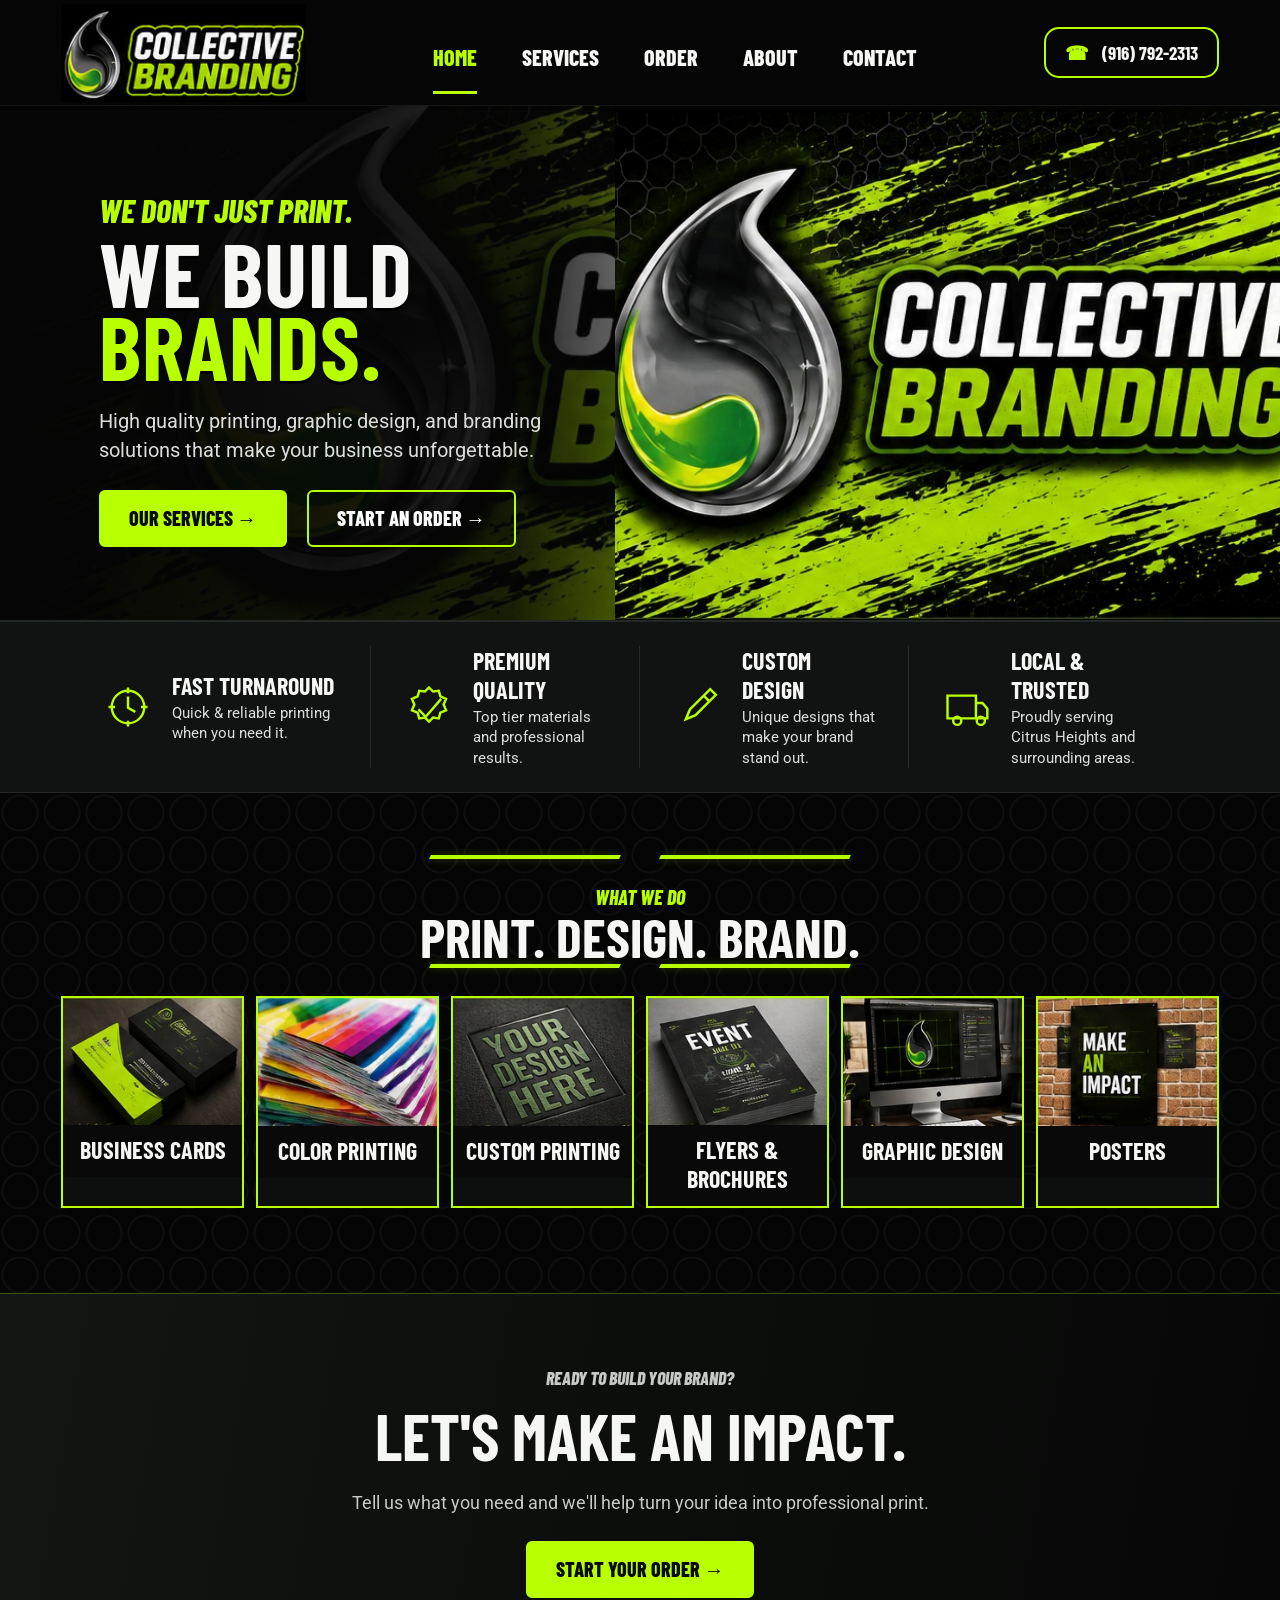
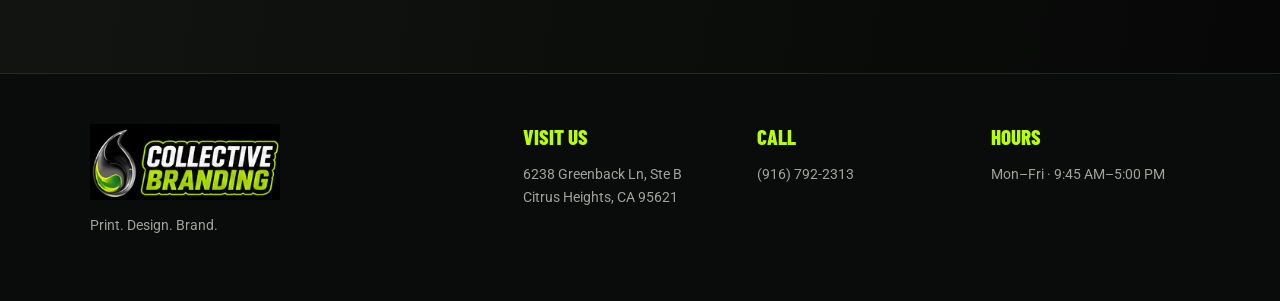
<file: index.html>
<!doctype html><html lang="en"><head><meta charset="utf-8"><meta name="viewport" content="width=device-width,initial-scale=1"><title>Collective Branding | Print & Branding</title><meta name="description" content="Professional printing, graphic design and branding in Citrus Heights, California."><link rel="stylesheet" href="styles.css"></head><body>
<header class="nav">
<a href="index.html"><img class="logo-img" src="assets/logo.png" alt="Collective Branding"></a>
<button class="menu-btn" aria-label="Menu">☰</button>
<nav>
<a class="active" href="index.html">Home</a>
<a class="" href="services.html">Services</a>
<a class="" href="order.html">Order</a>
<a class="" href="about.html">About</a>
<a class="" href="contact.html">Contact</a>
</nav>
<a class="phone" href="tel:+19167922313"><span>☎</span> (916) 792-2313</a>
</header>
<main>
<section class="hero">
<div class="hero-copy"><p class="eyebrow">WE DON'T JUST PRINT.</p><h1>WE BUILD<br><em>BRANDS.</em></h1><p class="lead">High quality printing, graphic design, and branding solutions that make your business unforgettable.</p><div class="actions"><a class="btn primary" href="services.html">Our services →</a><a class="btn ghost" href="order.html">Start an order →</a></div></div>
<div class="hero-art"><img src="assets/hero-art.jpg" alt="Collective Branding logo and green paint design"></div>
</section>
<section class="feature-strip"><div class="feature"><svg class="icon" viewBox="0 0 64 64" fill="none" stroke="currentColor" stroke-width="3"><circle cx="32" cy="32" r="20"/><path d="M32 19v14l9 5M8 32h8M48 32h8M32 8v7M32 49v7"/></svg><div><h3>FAST TURNAROUND</h3><p>Quick & reliable printing when you need it.</p></div></div><div class="feature"><svg class="icon" viewBox="0 0 64 64" fill="none" stroke="currentColor" stroke-width="3"><path d="M19 35l9 9 19-22"/><path d="M32 8l5 5 7-1 2 7 7 3-3 7 3 7-7 3-2 7-7-1-5 5-5-5-7 1-2-7-7-3 3-7-3-7 7-3 2-7 7 1z"/></svg><div><h3>PREMIUM QUALITY</h3><p>Top tier materials and professional results.</p></div></div><div class="feature"><svg class="icon" viewBox="0 0 64 64" fill="none" stroke="currentColor" stroke-width="3"><path d="M17 47L22 35 47 10l7 7-25 25-12 5z"/><path d="M39 18l7 7"/></svg><div><h3>CUSTOM DESIGN</h3><p>Unique designs that make your brand stand out.</p></div></div><div class="feature"><svg class="icon" viewBox="0 0 64 64" fill="none" stroke="currentColor" stroke-width="3"><path d="M8 18h35v28H8zM43 27h8l6 7v12H43z"/><circle cx="20" cy="49" r="5"/><circle cx="49" cy="49" r="5"/></svg><div><h3>LOCAL & TRUSTED</h3><p>Proudly serving Citrus Heights and surrounding areas.</p></div></div></section>
<section class="section"><div class="section-head"><div class="divider"><span></span></div><p class="eyebrow">WHAT WE DO</p><h2>Print. Design. Brand.</h2><div class="divider"><span></span></div></div><div class="cards"><a class="card" href="order.html?service=Business%20Cards"><img src="assets/business-cards.jpg" alt="BUSINESS CARDS"><h3>BUSINESS CARDS</h3></a><a class="card" href="order.html?service=Color%20Printing"><img src="assets/color-printing.jpg" alt="COLOR PRINTING"><h3>COLOR PRINTING</h3></a><a class="card" href="order.html?service=Custom%20Printing"><img src="assets/custom-printing.jpg" alt="CUSTOM PRINTING"><h3>CUSTOM PRINTING</h3></a><a class="card" href="order.html?service=Flyers%20%26%20Brochures"><img src="assets/flyers-brochures.jpg" alt="FLYERS & BROCHURES"><h3>FLYERS & BROCHURES</h3></a><a class="card" href="order.html?service=Graphic%20Design"><img src="assets/graphic-design.jpg" alt="GRAPHIC DESIGN"><h3>GRAPHIC DESIGN</h3></a><a class="card" href="order.html?service=Posters"><img src="assets/posters.jpg" alt="POSTERS"><h3>POSTERS</h3></a></div></section>
<section class="cta"><p class="eyebrow">READY TO BUILD YOUR BRAND?</p><h2>Let's make an impact.</h2><p>Tell us what you need and we'll help turn your idea into professional print.</p><a class="btn primary" href="order.html">Start your order →</a></section>
</main><footer>
<div><a href="index.html"><img class="logo-img" src="assets/logo.png" alt="Collective Branding"></a><p>Print. Design. Brand.</p></div>
<div><b>Visit us</b><p>6238 Greenback Ln, Ste B<br>Citrus Heights, CA 95621</p></div>
<div><b>Call</b><p><a href="tel:+19167922313">(916) 792-2313</a></p></div>
<div><b>Hours</b><p>Mon–Fri · 9:45 AM–5:00 PM</p></div>
</footer><script src="script.js"></script></body></html>
</file>
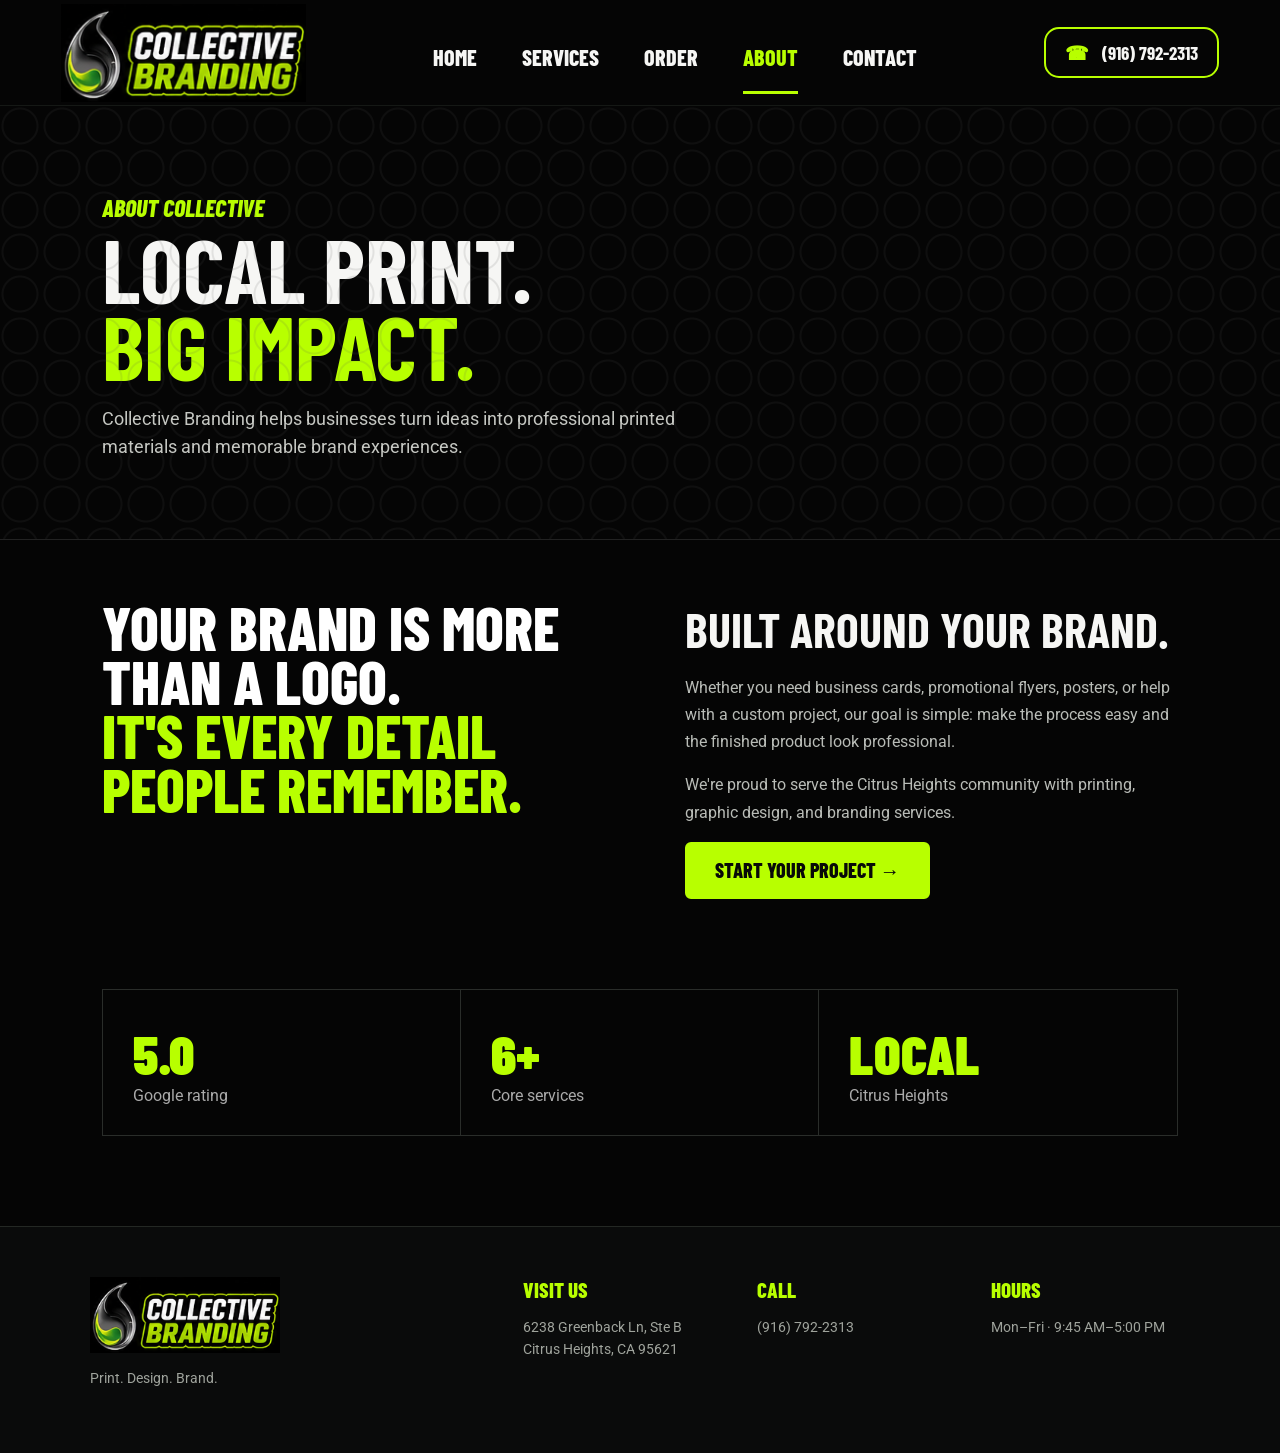
<file: about.html>
<!doctype html><html lang="en"><head><meta charset="utf-8"><meta name="viewport" content="width=device-width,initial-scale=1"><title>About | Collective Branding</title><link rel="stylesheet" href="styles.css"></head><body><header class="nav">
<a href="index.html"><img class="logo-img" src="assets/logo.png" alt="Collective Branding"></a>
<button class="menu-btn" aria-label="Menu">☰</button>
<nav>
<a class="" href="index.html">Home</a>
<a class="" href="services.html">Services</a>
<a class="" href="order.html">Order</a>
<a class="active" href="about.html">About</a>
<a class="" href="contact.html">Contact</a>
</nav>
<a class="phone" href="tel:+19167922313"><span>☎</span> (916) 792-2313</a>
</header><main>
<section class="page-hero"><p class="eyebrow">ABOUT COLLECTIVE</p><h1>Local print.<br><em>Big impact.</em></h1><p>Collective Branding helps businesses turn ideas into professional printed materials and memorable brand experiences.</p></section>
<section class="about-grid"><div class="quote">YOUR BRAND IS MORE THAN A LOGO.<br><em>IT'S EVERY DETAIL PEOPLE REMEMBER.</em></div><div><h2 style="font-size:48px">Built around your brand.</h2><p>Whether you need business cards, promotional flyers, posters, or help with a custom project, our goal is simple: make the process easy and the finished product look professional.</p><p>We're proud to serve the Citrus Heights community with printing, graphic design, and branding services.</p><a class="btn primary" href="order.html">Start your project →</a></div></section>
<section class="facts"><div><strong>5.0</strong><span>Google rating</span></div><div><strong>6+</strong><span>Core services</span></div><div><strong>LOCAL</strong><span>Citrus Heights</span></div></section>
</main><footer>
<div><a href="index.html"><img class="logo-img" src="assets/logo.png" alt="Collective Branding"></a><p>Print. Design. Brand.</p></div>
<div><b>Visit us</b><p>6238 Greenback Ln, Ste B<br>Citrus Heights, CA 95621</p></div>
<div><b>Call</b><p><a href="tel:+19167922313">(916) 792-2313</a></p></div>
<div><b>Hours</b><p>Mon–Fri · 9:45 AM–5:00 PM</p></div>
</footer><script src="script.js"></script></body></html>
</file>
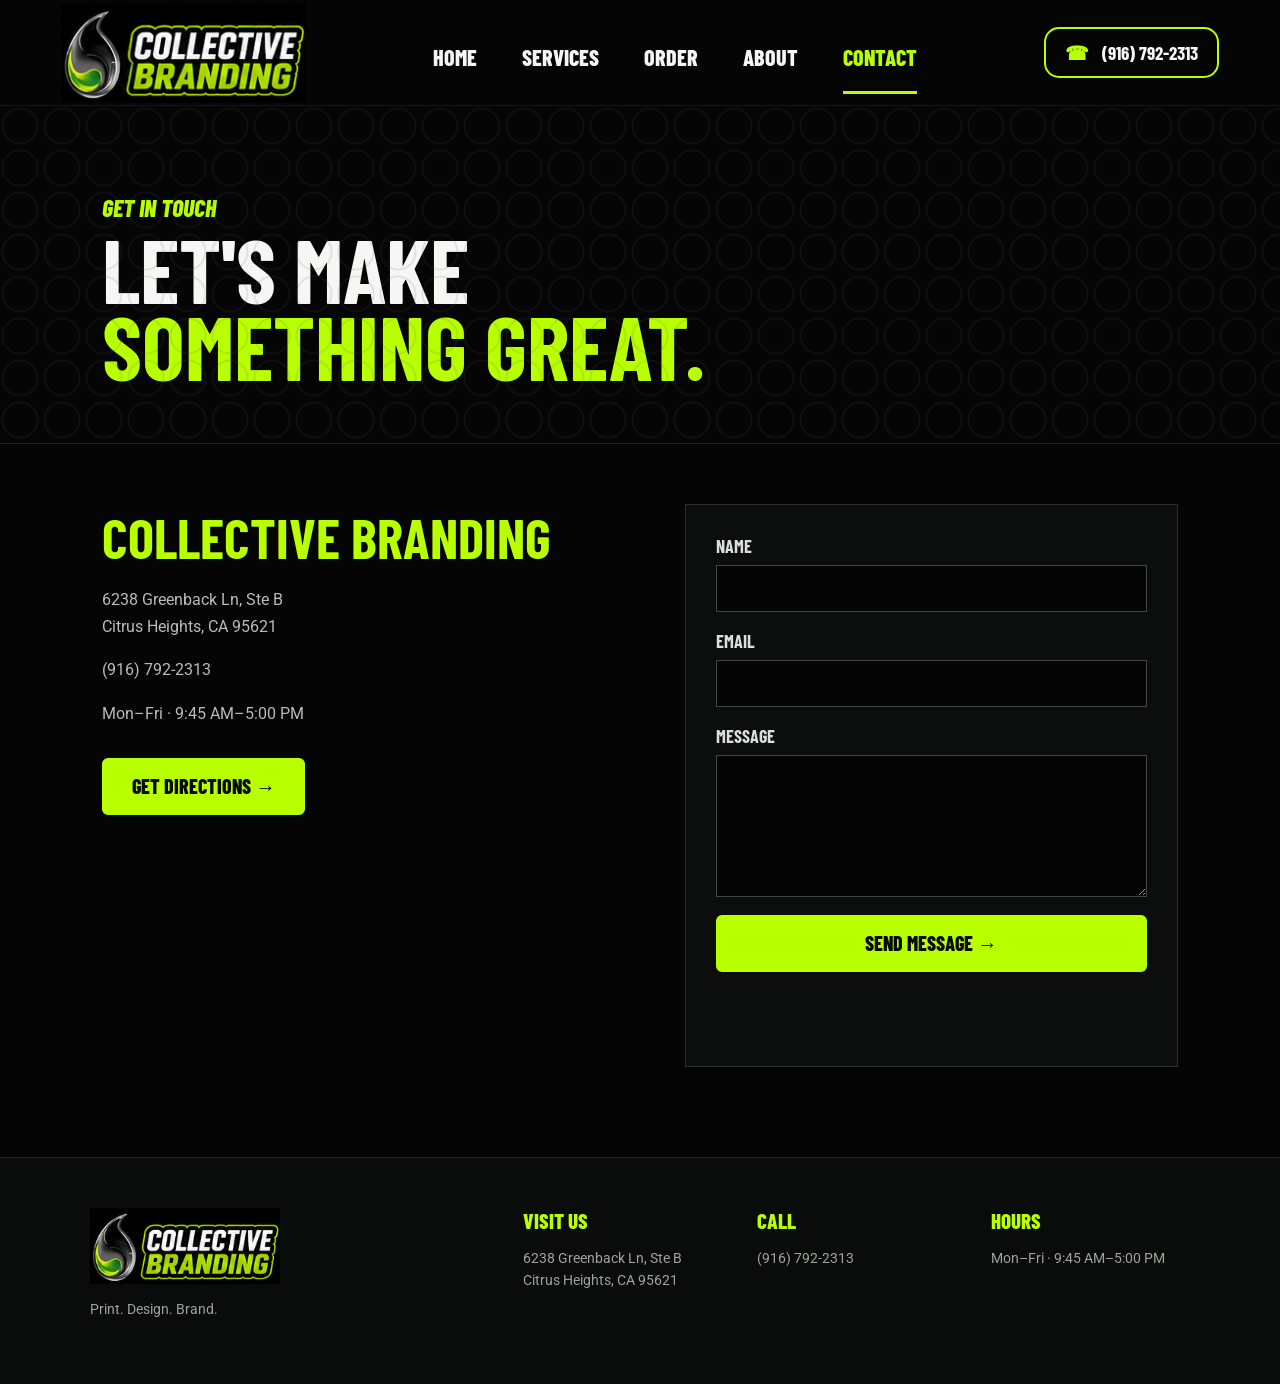
<file: contact.html>
<!doctype html><html lang="en"><head><meta charset="utf-8"><meta name="viewport" content="width=device-width,initial-scale=1"><title>Contact | Collective Branding</title><link rel="stylesheet" href="styles.css"></head><body><header class="nav">
<a href="index.html"><img class="logo-img" src="assets/logo.png" alt="Collective Branding"></a>
<button class="menu-btn" aria-label="Menu">☰</button>
<nav>
<a class="" href="index.html">Home</a>
<a class="" href="services.html">Services</a>
<a class="" href="order.html">Order</a>
<a class="" href="about.html">About</a>
<a class="active" href="contact.html">Contact</a>
</nav>
<a class="phone" href="tel:+19167922313"><span>☎</span> (916) 792-2313</a>
</header><main>
<section class="page-hero"><p class="eyebrow">GET IN TOUCH</p><h1>Let's make<br><em>something great.</em></h1></section>
<section class="contact-grid"><div class="contact-info"><h2>Collective Branding</h2><p>6238 Greenback Ln, Ste B<br>Citrus Heights, CA 95621</p><p><a href="tel:+19167922313">(916) 792-2313</a></p><p>Mon–Fri · 9:45 AM–5:00 PM</p><a class="btn primary" target="_blank" href="https://www.google.com/maps/search/?api=1&query=6238%20Greenback%20Ln%20B%20Citrus%20Heights%20CA%2095621">Get directions →</a></div>
<form id="contactForm" class="form"><label>Name<input name="name" required></label><label>Email<input name="email" type="email" required></label><label>Message<textarea name="message" rows="6" required></textarea></label><button class="btn primary" type="submit">Send message →</button><p class="form-note" id="contactStatus"></p></form></section></main><footer>
<div><a href="index.html"><img class="logo-img" src="assets/logo.png" alt="Collective Branding"></a><p>Print. Design. Brand.</p></div>
<div><b>Visit us</b><p>6238 Greenback Ln, Ste B<br>Citrus Heights, CA 95621</p></div>
<div><b>Call</b><p><a href="tel:+19167922313">(916) 792-2313</a></p></div>
<div><b>Hours</b><p>Mon–Fri · 9:45 AM–5:00 PM</p></div>
</footer><script src="script.js"></script></body></html>
</file>
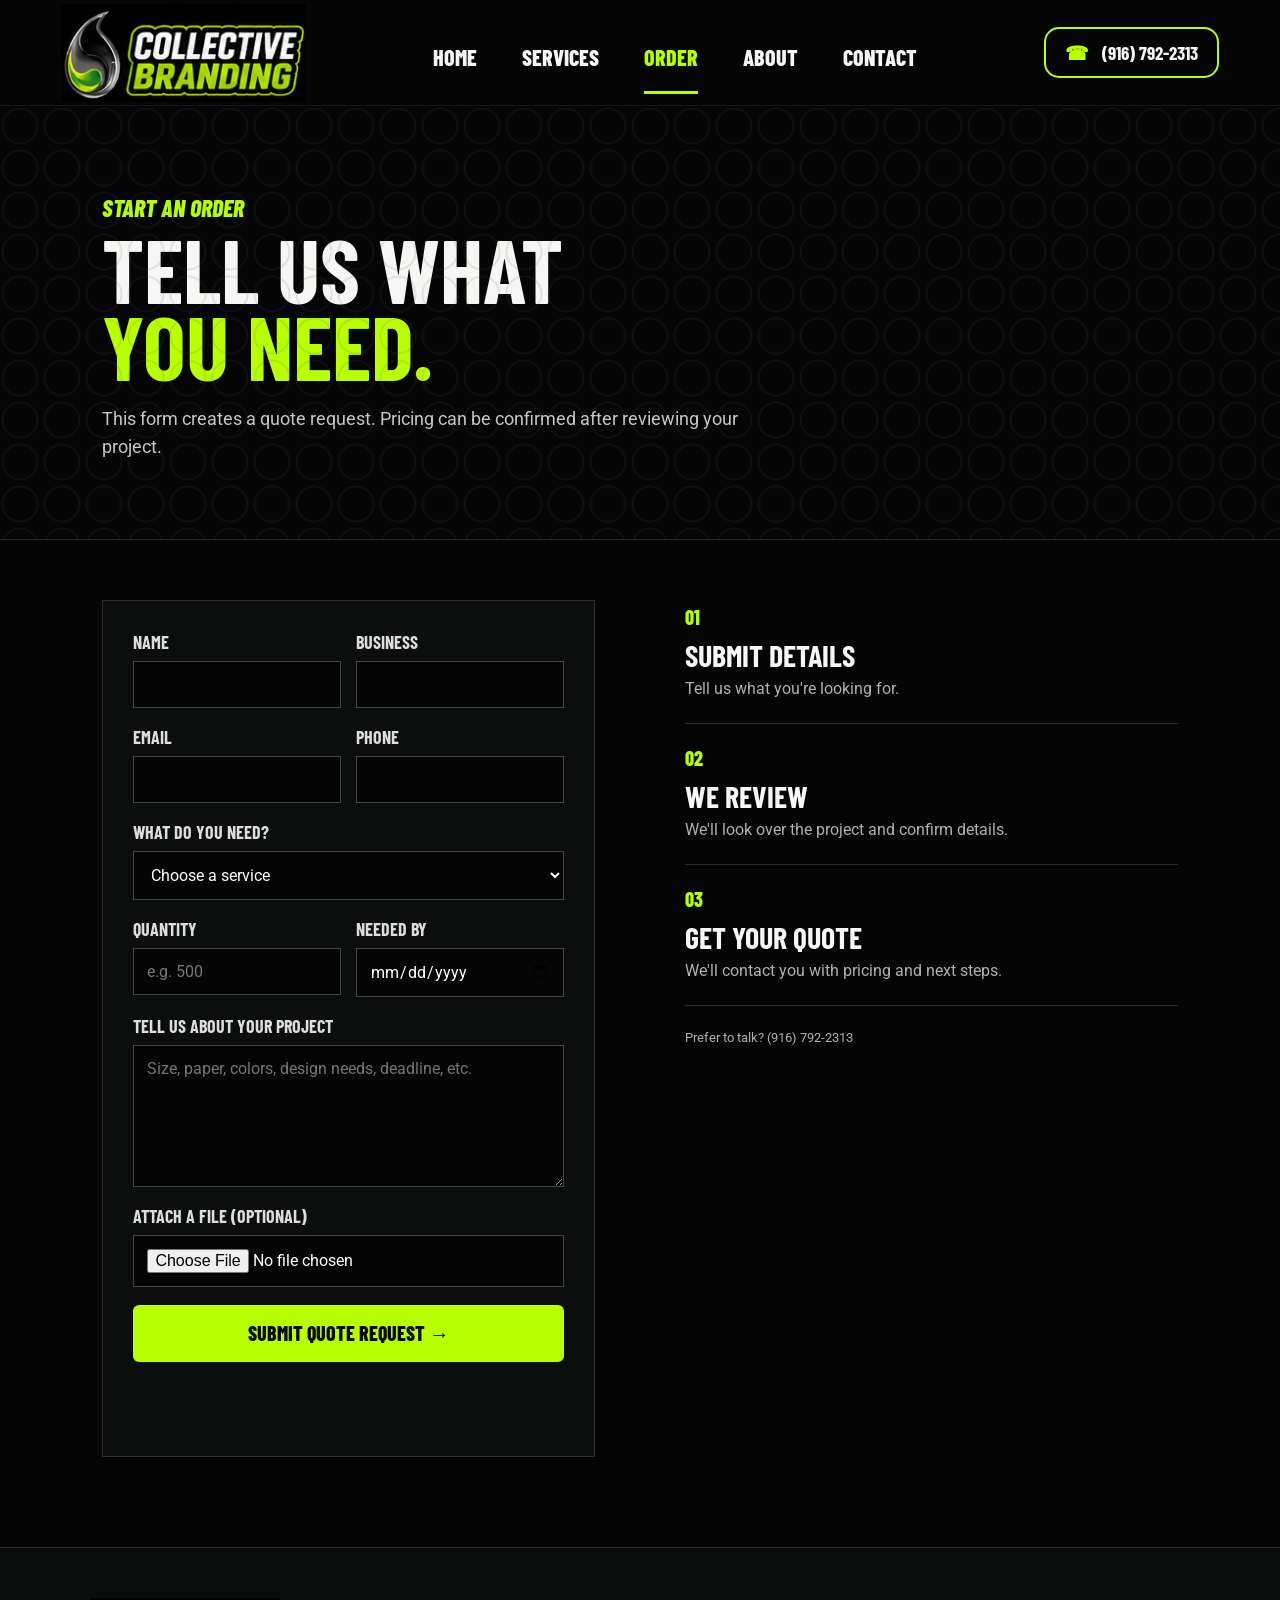
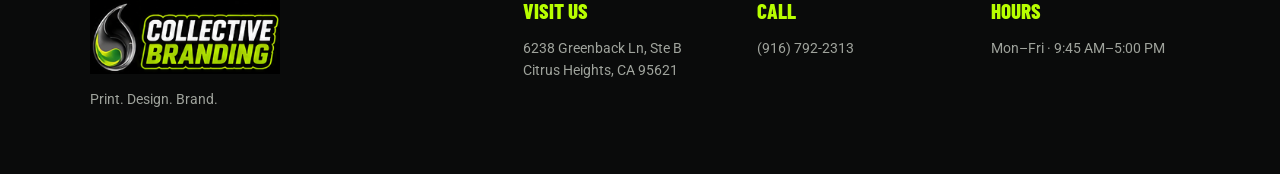
<file: order.html>
<!doctype html><html lang="en"><head><meta charset="utf-8"><meta name="viewport" content="width=device-width,initial-scale=1"><title>Order / Quote | Collective Branding</title><link rel="stylesheet" href="styles.css"></head><body><header class="nav">
<a href="index.html"><img class="logo-img" src="assets/logo.png" alt="Collective Branding"></a>
<button class="menu-btn" aria-label="Menu">☰</button>
<nav>
<a class="" href="index.html">Home</a>
<a class="" href="services.html">Services</a>
<a class="active" href="order.html">Order</a>
<a class="" href="about.html">About</a>
<a class="" href="contact.html">Contact</a>
</nav>
<a class="phone" href="tel:+19167922313"><span>☎</span> (916) 792-2313</a>
</header><main>
<section class="page-hero"><p class="eyebrow">START AN ORDER</p><h1>Tell us what<br><em>you need.</em></h1><p>This form creates a quote request. Pricing can be confirmed after reviewing your project.</p></section>
<section class="order-wrap"><form id="orderForm" class="form order-form">
<div class="form-row"><label>Name<input name="name" autocomplete="name" required></label><label>Business<input name="business" required></label></div>
<div class="form-row"><label>Email<input name="email" type="email" required></label><label>Phone<input name="phone" type="tel" required></label></div>
<label>What do you need?<select name="service" id="service" required><option value="">Choose a service</option><option>Business Cards</option><option>Color Printing</option><option>Custom Printing</option><option>Flyers & Brochures</option><option>Graphic Design</option><option>Posters</option></select></label>
<div class="form-row"><label>Quantity<input name="quantity" type="number" min="1" placeholder="e.g. 500"></label><label>Needed by<input name="neededBy" type="date"></label></div>
<label>Tell us about your project<textarea name="details" rows="6" placeholder="Size, paper, colors, design needs, deadline, etc."></textarea></label>
<label>Attach a file (optional)<input name="file" type="file" accept=".pdf,.png,.jpg,.jpeg,.svg,.ai"></label>
<button class="btn primary full" type="submit">Submit quote request →</button><p class="form-note" id="orderStatus"></p>
</form><aside class="order-side"><div><span>01</span><h3>Submit details</h3><p>Tell us what you're looking for.</p></div><div><span>02</span><h3>We review</h3><p>We'll look over the project and confirm details.</p></div><div><span>03</span><h3>Get your quote</h3><p>We'll contact you with pricing and next steps.</p></div><p class="small">Prefer to talk? <a href="tel:+19167922313">(916) 792-2313</a></p></aside></section></main><footer>
<div><a href="index.html"><img class="logo-img" src="assets/logo.png" alt="Collective Branding"></a><p>Print. Design. Brand.</p></div>
<div><b>Visit us</b><p>6238 Greenback Ln, Ste B<br>Citrus Heights, CA 95621</p></div>
<div><b>Call</b><p><a href="tel:+19167922313">(916) 792-2313</a></p></div>
<div><b>Hours</b><p>Mon–Fri · 9:45 AM–5:00 PM</p></div>
</footer><script src="script.js"></script></body></html>
</file>
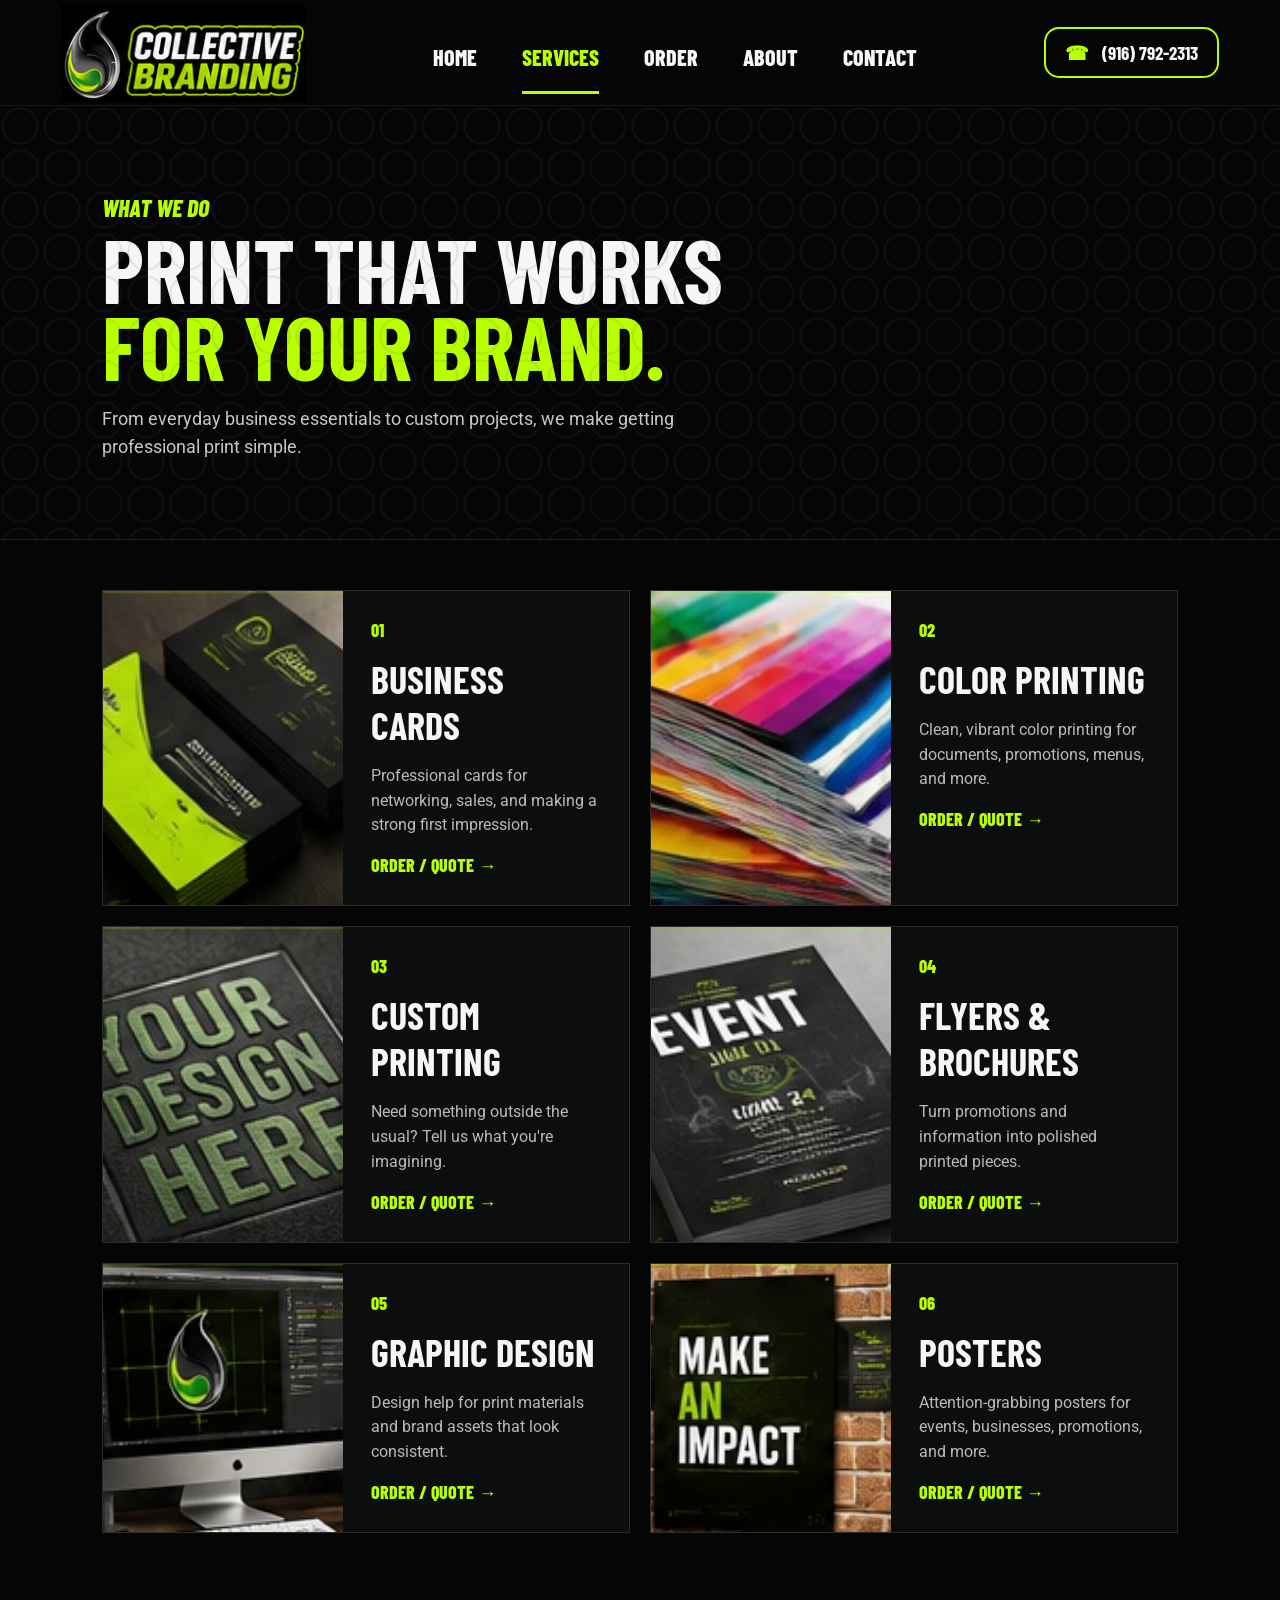
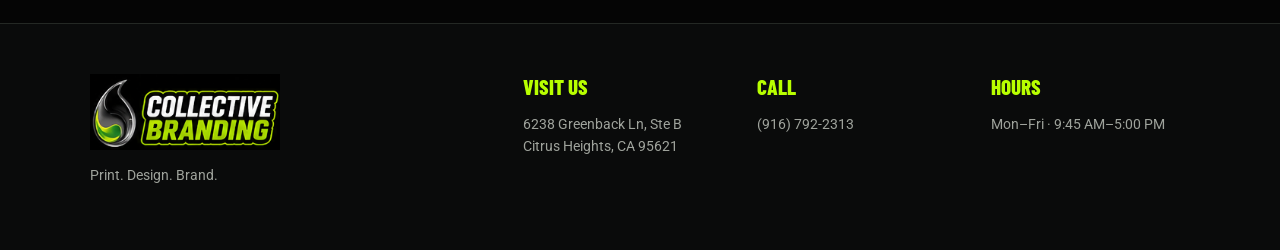
<file: services.html>
<!doctype html><html lang="en"><head><meta charset="utf-8"><meta name="viewport" content="width=device-width,initial-scale=1"><title>Services | Collective Branding</title><link rel="stylesheet" href="styles.css"></head><body><header class="nav">
<a href="index.html"><img class="logo-img" src="assets/logo.png" alt="Collective Branding"></a>
<button class="menu-btn" aria-label="Menu">☰</button>
<nav>
<a class="" href="index.html">Home</a>
<a class="active" href="services.html">Services</a>
<a class="" href="order.html">Order</a>
<a class="" href="about.html">About</a>
<a class="" href="contact.html">Contact</a>
</nav>
<a class="phone" href="tel:+19167922313"><span>☎</span> (916) 792-2313</a>
</header><main>
<section class="page-hero"><p class="eyebrow">WHAT WE DO</p><h1>Print that works<br><em>for your brand.</em></h1><p>From everyday business essentials to custom projects, we make getting professional print simple.</p></section>
<section class="service-grid"><article class="service-card"><img src="assets/business-cards.jpg" alt="Business Cards"><div class="content"><span>01</span><h2>Business Cards</h2><p>Professional cards for networking, sales, and making a strong first impression.</p><a href="order.html?service=Business%20Cards">Order / quote →</a></div></article><article class="service-card"><img src="assets/color-printing.jpg" alt="Color Printing"><div class="content"><span>02</span><h2>Color Printing</h2><p>Clean, vibrant color printing for documents, promotions, menus, and more.</p><a href="order.html?service=Color%20Printing">Order / quote →</a></div></article><article class="service-card"><img src="assets/custom-printing.jpg" alt="Custom Printing"><div class="content"><span>03</span><h2>Custom Printing</h2><p>Need something outside the usual? Tell us what you're imagining.</p><a href="order.html?service=Custom%20Printing">Order / quote →</a></div></article><article class="service-card"><img src="assets/flyers-brochures.jpg" alt="Flyers & Brochures"><div class="content"><span>04</span><h2>Flyers & Brochures</h2><p>Turn promotions and information into polished printed pieces.</p><a href="order.html?service=Flyers%20%26%20Brochures">Order / quote →</a></div></article><article class="service-card"><img src="assets/graphic-design.jpg" alt="Graphic Design"><div class="content"><span>05</span><h2>Graphic Design</h2><p>Design help for print materials and brand assets that look consistent.</p><a href="order.html?service=Graphic%20Design">Order / quote →</a></div></article><article class="service-card"><img src="assets/posters.jpg" alt="Posters"><div class="content"><span>06</span><h2>Posters</h2><p>Attention-grabbing posters for events, businesses, promotions, and more.</p><a href="order.html?service=Posters">Order / quote →</a></div></article></section></main><footer>
<div><a href="index.html"><img class="logo-img" src="assets/logo.png" alt="Collective Branding"></a><p>Print. Design. Brand.</p></div>
<div><b>Visit us</b><p>6238 Greenback Ln, Ste B<br>Citrus Heights, CA 95621</p></div>
<div><b>Call</b><p><a href="tel:+19167922313">(916) 792-2313</a></p></div>
<div><b>Hours</b><p>Mon–Fri · 9:45 AM–5:00 PM</p></div>
</footer><script src="script.js"></script></body></html>
</file>
<file: styles.css>
@import url('https://fonts.googleapis.com/css2?family=Barlow+Condensed:wght@500;600;700;800;900&family=Roboto:wght@400;500;700;900&display=swap');
:root{
  --black:#050505;--black2:#0c0d0d;--panel:#111313;--lime:#b8ff00;--lime2:#d2ff28;
  --white:#f6f6f4;--gray:#a5a8a2;--line:rgba(184,255,0,.28)
}
*{box-sizing:border-box}html{scroll-behavior:smooth}body{margin:0;background:var(--black);color:var(--white);font-family:Roboto,Arial,sans-serif}
a{color:inherit;text-decoration:none}img{max-width:100%;display:block}
.nav{height:106px;padding:0 4.8vw;display:flex;align-items:center;justify-content:space-between;background:#050505;position:sticky;top:0;z-index:20;border-bottom:1px solid #151815}
.logo-img{width:245px;height:auto}.nav nav{display:flex;gap:45px;align-items:center;font:800 22px/1 "Barlow Condensed",sans-serif;text-transform:uppercase}
.nav nav a{padding:35px 0 26px;position:relative}.nav nav a:hover,.nav nav a.active{color:var(--lime)}.nav nav a.active:after{content:"";position:absolute;left:0;right:0;bottom:0;height:3px;background:var(--lime)}
.phone{border:2px solid var(--lime);border-radius:15px;padding:12px 19px;font:700 19px "Barlow Condensed";white-space:nowrap}.phone span{color:var(--lime);margin-right:9px}.menu-btn{display:none;color:var(--lime);background:none;border:0;font-size:30px}

.hero{min-height:515px;display:grid;grid-template-columns:1fr 1.08fr;overflow:hidden;border-bottom:1px solid #242824;position:relative;background:#050505}
.hero:before{content:"";position:absolute;inset:0;background-image:linear-gradient(90deg,#050505 0%,rgba(5,5,5,.88) 40%,rgba(5,5,5,.1) 64%,rgba(5,5,5,.05)),url('assets/hero-art.jpg');background-size:cover;background-position:center;opacity:.98}
.hero-copy,.hero-art{position:relative;z-index:1}.hero-copy{padding:70px 3vw 55px 7.7vw;align-self:center}
.eyebrow{font:italic 800 32px/1 "Barlow Condensed";color:var(--lime);margin:0 0 10px;text-transform:uppercase}
h1,h2,h3{font-family:"Barlow Condensed",sans-serif;text-transform:uppercase;margin:0}
.hero h1{font-size:clamp(70px,7vw,116px);line-height:.82;letter-spacing:1px;text-shadow:0 3px 0 #000}.hero h1 em{color:var(--lime);font-style:normal}
.lead{font-size:20px;line-height:1.45;color:#ddd;max-width:550px;margin:25px 0}.actions{display:flex;gap:20px;flex-wrap:wrap}.btn{display:inline-flex;align-items:center;justify-content:center;gap:12px;padding:14px 28px;border-radius:6px;border:2px solid var(--lime);font:800 20px "Barlow Condensed";text-transform:uppercase;cursor:pointer}.btn.primary{background:var(--lime);color:#080a08}.btn.ghost{background:transparent;color:#fff}.btn:hover{transform:translateY(-1px);box-shadow:0 0 22px rgba(184,255,0,.18)}
.hero-art{display:flex;align-items:center;justify-content:center;overflow:hidden}.hero-art img{width:100%;height:100%;object-fit:cover;object-position:center;mix-blend-mode:screen;opacity:.98}

.feature-strip{background:#111313;border-block:1px solid #252925;display:grid;grid-template-columns:repeat(4,1fr);padding:24px 8vw}
.feature{display:flex;gap:18px;align-items:center;padding:0 32px;border-right:1px solid #272a27}.feature:first-child{padding-left:0}.feature:last-child{border-right:0}.icon{width:52px;height:52px;flex:0 0 52px;color:var(--lime)}.feature h3{font-size:24px}.feature p{margin:3px 0 0;color:#ddd;font-size:15px;line-height:1.35}

.section{padding:62px 4.8vw 85px;position:relative;background:#050505}.section:before,.page-hero:before{content:"";position:absolute;inset:0;pointer-events:none;opacity:.13;background-image:radial-gradient(circle at 20px 20px,transparent 0 16px,#555 17px 18px,transparent 19px);background-size:42px 42px}
.section-head{text-align:center;position:relative}.section-head .eyebrow{font-size:20px;margin-bottom:3px}.section-head h2{font-size:54px;line-height:1}.section-head .divider{display:flex;align-items:center;justify-content:center;gap:20px;margin:0 auto 28px}.divider:before,.divider:after{content:"";height:4px;background:var(--lime);width:190px;transform:skewX(-25deg);box-shadow:0 0 8px rgba(184,255,0,.25)}
.cards{display:grid;grid-template-columns:repeat(6,1fr);gap:12px;position:relative}.card{border:2px solid var(--lime);background:#0d0f0f;overflow:hidden;transition:.2s}.card:hover{transform:translateY(-5px);box-shadow:0 10px 30px rgba(184,255,0,.15)}.card img{width:100%;aspect-ratio:1.4/1;object-fit:cover}.card h3{font-size:24px;text-align:center;padding:10px 5px 13px;background:#080908}.card p{display:none}

.cta{padding:75px 7vw;background:linear-gradient(100deg,#121512,#060706);text-align:center;border-top:1px solid var(--line)}.cta h2{font-size:64px}.cta p{color:#c7c9c4;font-size:18px}.cta .btn{margin-top:10px}
footer{padding:50px 7vw;background:#0a0b0b;border-top:1px solid #242824;display:grid;grid-template-columns:2fr 1fr 1fr 1fr;gap:35px}footer .logo-img{width:190px}footer p{color:#9fa39c;line-height:1.6;font-size:14px}footer b{font:800 21px "Barlow Condensed";text-transform:uppercase;color:var(--lime)}

.page-hero{padding:90px 8vw 60px;position:relative;overflow:hidden;border-bottom:1px solid #222}.page-hero .eyebrow{font-size:24px}.page-hero h1{font-size:90px;line-height:.85}.page-hero h1 em{color:var(--lime);font-style:normal}.page-hero>p:last-child{max-width:650px;color:#c5c7c2;font-size:18px;line-height:1.55;margin-top:22px;position:relative}
.service-grid{padding:50px 8vw 90px;display:grid;grid-template-columns:repeat(2,1fr);gap:20px;background:#050505}.service-card{border:1px solid #2a2d2a;background:#0c0e0e;display:grid;grid-template-columns:240px 1fr;min-height:240px;overflow:hidden}.service-card img{height:100%;width:100%;object-fit:cover}.service-card .content{padding:28px}.service-card span{color:var(--lime);font:800 18px "Barlow Condensed"}.service-card h2{font-size:38px;margin:15px 0 8px}.service-card p{color:#b8bbb5;line-height:1.55}.service-card a{color:var(--lime);font-weight:800;text-transform:uppercase;font:800 18px "Barlow Condensed"}

.about-grid,.contact-grid,.order-wrap{padding:60px 8vw 90px;display:grid;grid-template-columns:1fr 1fr;gap:7vw;background:#050505}.quote{font:800 60px/.9 "Barlow Condensed";text-transform:uppercase;color:#fff}.quote em{color:var(--lime);font-style:normal}.about-grid p,.contact-info p{color:#b9bcb7;line-height:1.7;max-width:620px}.facts{display:grid;grid-template-columns:repeat(3,1fr);margin:0 8vw 90px;border:1px solid #2a2d2a}.facts div{padding:30px;border-right:1px solid #2a2d2a}.facts div:last-child{border-right:0}.facts strong{display:block;color:var(--lime);font:900 55px "Barlow Condensed"}.facts span{color:#aaa}

.form{background:#0c0e0e;border:1px solid #2b2e2b;padding:30px;display:flex;flex-direction:column;gap:18px}.form label{font:700 18px "Barlow Condensed";text-transform:uppercase;color:#ddd}.form input,.form textarea,.form select{display:block;margin-top:8px;width:100%;background:#050505;color:#fff;border:1px solid #414640;padding:13px;font:16px Roboto;outline:none}.form input:focus,.form textarea:focus,.form select:focus{border-color:var(--lime)}.form-row{display:grid;grid-template-columns:1fr 1fr;gap:15px}.form-note{color:var(--lime);font-size:14px;min-height:18px}.order-side{padding-top:5px}.order-side div{border-bottom:1px solid #292c29;padding:0 0 22px;margin-bottom:22px}.order-side span{color:var(--lime);font:800 20px "Barlow Condensed"}.order-side h3{font-size:30px;margin:8px 0 4px}.order-side p{color:#aeb1ac;margin:0;line-height:1.5}.small{font-size:13px}.contact-info h2{font-size:55px;color:var(--lime)}.contact-info .btn{margin-top:15px}

@media(max-width:1100px){.nav nav{gap:24px;font-size:19px}.phone{font-size:17px}.cards{grid-template-columns:repeat(3,1fr)}.feature-strip{grid-template-columns:repeat(2,1fr);gap:22px}.feature:nth-child(2){border-right:0}.service-card{grid-template-columns:180px 1fr}}
@media(max-width:800px){
 .nav{height:76px;padding:0 5vw}.logo-img{width:190px}.menu-btn{display:block}.nav nav{display:none;position:absolute;top:76px;left:0;right:0;background:#080909;padding:20px 5vw;flex-direction:column;gap:0;border-bottom:1px solid var(--line)}.nav nav.open{display:flex}.nav nav a{padding:14px 0}.nav nav a.active:after{display:none}.phone{display:none}
 .hero{min-height:0;grid-template-columns:1fr}.hero:before{background-image:linear-gradient(#050505dd,#050505dd),url('assets/hero-art.jpg')}.hero-copy{padding:60px 7vw}.hero h1{font-size:72px}.lead{font-size:17px}.hero-art{height:310px}.hero-art img{object-position:center}
 .feature-strip{grid-template-columns:1fr;padding:20px 7vw}.feature,.feature:first-child{padding:14px 0;border-right:0;border-bottom:1px solid #272a27}.feature:last-child{border-bottom:0}.cards{grid-template-columns:repeat(2,1fr)}.card h3{font-size:20px}.section-head h2{font-size:43px}.divider:before,.divider:after{width:80px}
 footer{grid-template-columns:1fr 1fr;padding:40px 7vw}.page-hero{padding:65px 7vw 45px}.page-hero h1{font-size:68px}.service-grid{grid-template-columns:1fr;padding:35px 7vw 65px}.service-card{grid-template-columns:150px 1fr}.service-card h2{font-size:31px}.about-grid,.contact-grid,.order-wrap{grid-template-columns:1fr;padding:45px 7vw 65px}.quote{font-size:52px}.facts{grid-template-columns:1fr;margin:0 7vw 65px}.facts div{border-right:0;border-bottom:1px solid #2a2d2a}.facts div:last-child{border-bottom:0}.form-row{grid-template-columns:1fr}.cta h2{font-size:50px}
}
@media(max-width:500px){.cards{grid-template-columns:1fr}.hero h1{font-size:61px}.page-hero h1{font-size:57px}.service-card{grid-template-columns:1fr}.service-card img{height:190px}.footer{} footer{grid-template-columns:1fr}.section{padding-left:5vw;padding-right:5vw}}
</file>
